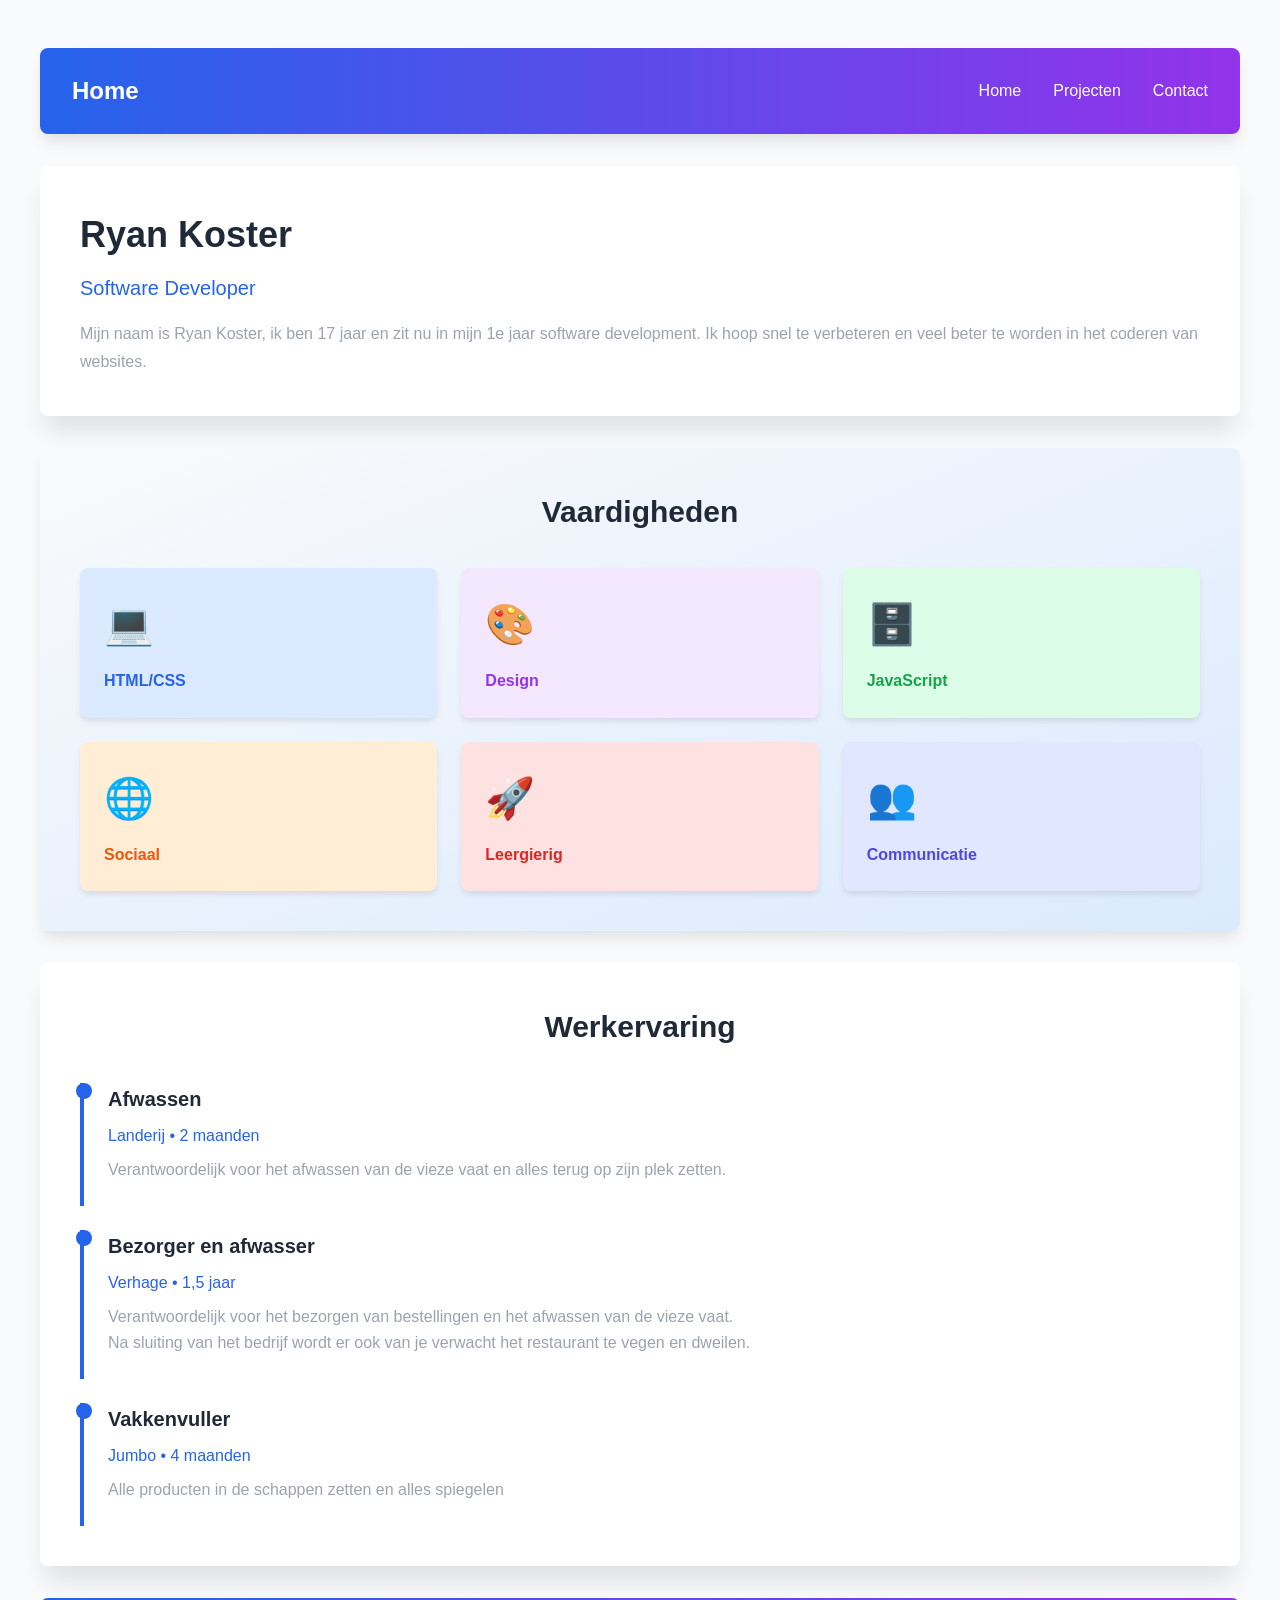
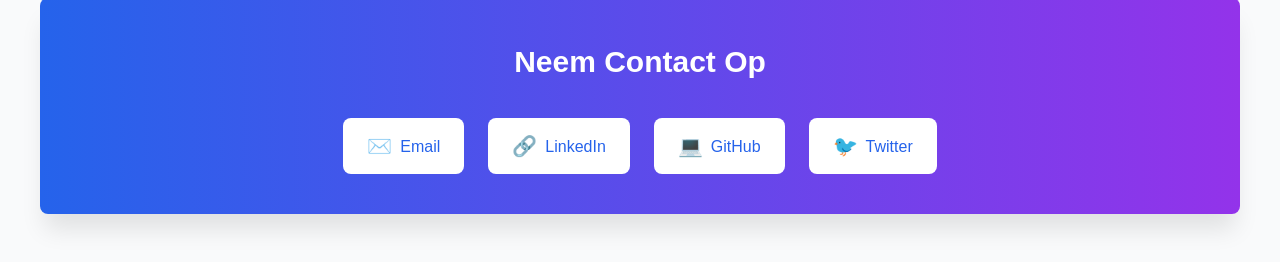
<file: Portfolio/index.html>
<!DOCTYPE html>
<html lang="nl">
<head>
    <meta charset="UTF-8">
    <meta name="viewport" content="width=device-width, initial-scale=1.0">
    <title>Home - Portfolio</title>
    <link rel="stylesheet" href="style.css">
</head>
<body>
    <!-- Header -->
    <header class="header">
        <nav class="nav">
            <h1 class="logo"> Home</h1>
            <ul class="nav-list">
                <li><a href=>Home</a></li>
                <li><a href="projecten.html">Projecten</a></li>
                <li><a href="contact.html">Contact</a></li>
            </ul>
        </nav>
    </header>

    <main class="container">
        <!-- Hero Sectie -->
        <section class="hero">
            <div class="hero-content">
                
                </div>
                <div class="hero-text">
                    <h2 class="hero-title">Ryan Koster</h2>
                    <p class="hero-subtitle">Software Developer</p>
                    <p class="hero-description">
                        Mijn naam is Ryan Koster, ik ben 17 jaar en zit nu in mijn 1e jaar software development. Ik hoop snel te verbeteren en veel beter te worden in het coderen van websites.
                    </p>
                </div>
            </div>
        </section>

        <!-- Vaardigheden Sectie -->
        <section class="skills">
            <h3 class="section-title">Vaardigheden</h3>
            <div class="skills-grid">
                <div class="skill-card skill-blue">
                    <div class="skill-icon">💻</div>
                    <h4>HTML/CSS</h4>
                </div>
                <div class="skill-card skill-purple">
                    <div class="skill-icon">🎨</div>
                    <h4>Design</h4>
                </div>
                <div class="skill-card skill-green">
                    <div class="skill-icon">🗄️</div>
                    <h4>JavaScript</h4>
                </div>
                <div class="skill-card skill-orange">
                    <div class="skill-icon">🌐</div>
                    <h4>Sociaal </h4>
                </div>
                <div class="skill-card skill-red">
                    <div class="skill-icon">🚀</div>
                    <h4>Leergierig</h4>
                </div>
                <div class="skill-card skill-indigo">
                    <div class="skill-icon">👥</div>
                    <h4>Communicatie</h4>
                </div>
            </div>
        </section>

        <!-- Werkervaring Sectie -->
        <section class="experience">
            <h3 class="section-title">Werkervaring</h3>
            <div class="timeline">
                <div class="timeline-item">
                    <div class="timeline-dot"></div>
                    <h4 class="job-title">Afwassen</h4>
                    <p class="job-company">Landerij • 2 maanden</p>
                    <p class="job-description">Verantwoordelijk voor het afwassen van de vieze vaat en alles terug op zijn plek zetten.</p>
                </div>
                <div class="timeline-item">
                    <div class="timeline-dot"></div>
                    <h4 class="job-title">Bezorger en afwasser</h4>
                    <p class="job-company">Verhage • 1,5 jaar</p>
                    <p class="job-description">Verantwoordelijk voor het bezorgen van bestellingen en het afwassen van de vieze vaat.<br> Na sluiting van het bedrijf wordt er ook van je verwacht het restaurant te vegen en dweilen.</p>
                </div>
                <div class="timeline-item">
                    <div class="timeline-dot"></div>
                    <h4 class="job-title">Vakkenvuller</h4>
                    <p class="job-company">Jumbo • 4 maanden</p>
                    <p class="job-description">Alle producten in de schappen zetten en alles spiegelen</p>
                </div>
            </div>
        </section>

        <!-- Contact Sectie -->
        <section class="contact">
            <h3 class="section-title-white">Neem Contact Op</h3>
            <div class="contact-buttons">
                <a href="mailto:" class="contact-btn">
                    <span>✉️</span> Email
                </a>
                <a href="#" class="contact-btn">
                    <span>🔗</span> LinkedIn
                </a>
                <a href="#" class="contact-btn">
                    <span>💻</span> GitHub
                </a>
                <a href="#" class="contact-btn">
                    <span>🐦</span> Twitter
                </a>
            </div>
        </section>
    </main>
</body>
</html>
</file>
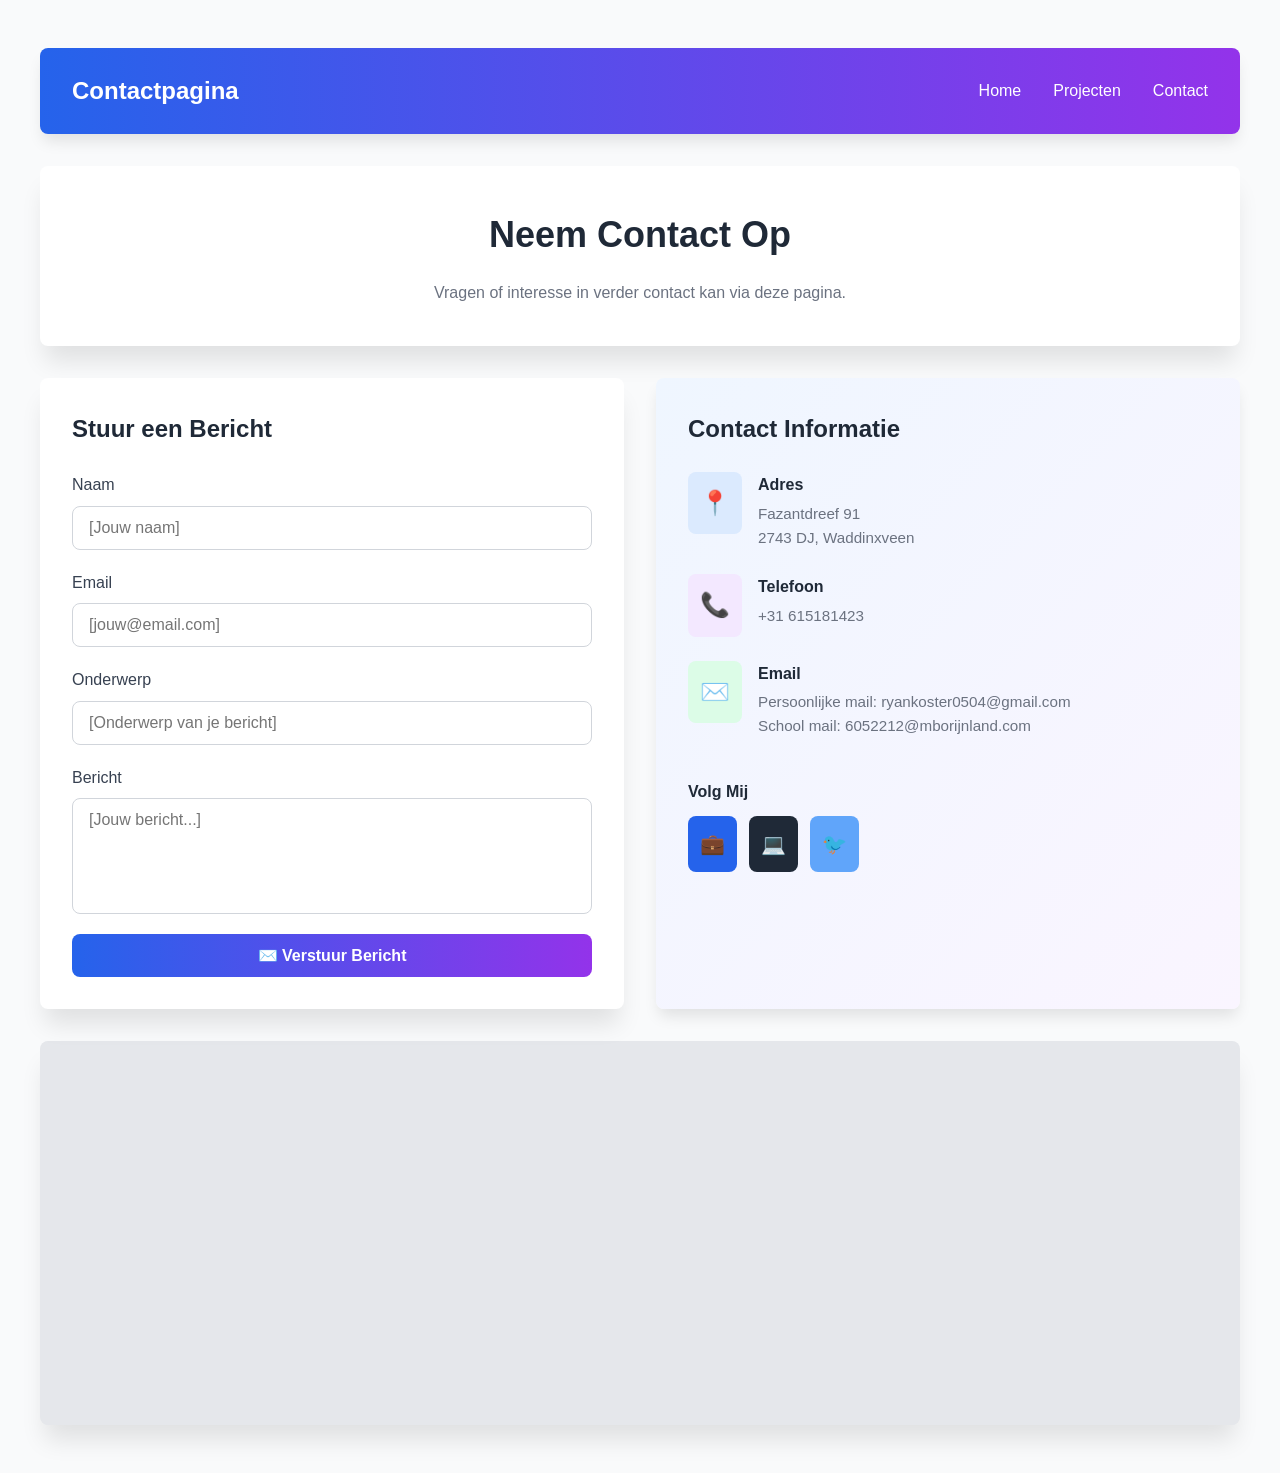
<file: Portfolio/contact.html>
<!DOCTYPE html>
<html lang="nl">
<head>
    <meta charset="UTF-8">
    <meta name="viewport" content="width=device-width, initial-scale=1.0">
    <title>Contact - Portfolio</title>
    <link rel="stylesheet" href="contact.css">
</head>
<body>
    <!-- Header -->
    <header class="header">
        <nav class="nav">
            <h1 class="logo">Contactpagina</h1>
            <ul class="nav-list">
                <li><a href="index.html">Home</a></li>
                <li><a href="projecten.html">Projecten</a></li>
                <li><a href="contact.html">Contact</a></li>
            </ul>
        </nav>
    </header>

    <main class="container">
        <!-- Hero Sectie -->
        <section class="page-header">
            <h2>Neem Contact Op</h2>
            <p>Vragen of interesse in verder contact kan via deze pagina.</p>
        </section>

        <!-- Contact Form & Info -->
        <div class="contact-grid">
            <!-- Contact Form -->
            <div class="contact-form-container">
                <h3 class="section-title">Stuur een Bericht</h3>
                <form class="contact-form">
                    <div class="form-group">
                        <label for="naam">Naam</label>
                        <input type="text" id="naam" name="naam" placeholder="[Jouw naam]">
                    </div>
                    <div class="form-group">
                        <label for="email">Email</label>
                        <input type="email" id="email" name="email" placeholder="[jouw@email.com]">
                    </div>
                    <div class="form-group">
                        <label for="onderwerp">Onderwerp</label>
                        <input type="text" id="onderwerp" name="onderwerp" placeholder="[Onderwerp van je bericht]">
                    </div>
                    <div class="form-group">
                        <label for="bericht">Bericht</label>
                        <textarea id="bericht" name="bericht" rows="5" placeholder="[Jouw bericht...]"></textarea>
                    </div>
                    <button type="submit" class="submit-btn">
                        ✉️ Verstuur Bericht
                    </button>
                </form>
            </div>

            <!-- Contact Info -->
            <div class="contact-info">
                <h3 class="section-title">Contact Informatie</h3>
                <div class="info-cards">
                    <div class="info-card">
                        <div class="info-icon info-icon-blue">📍</div>
                        <div>
                            <h4>Adres</h4>
                            <p>Fazantdreef 91<br>2743 DJ, Waddinxveen</p>
                        </div>
                    </div>
                    <div class="info-card">
                        <div class="info-icon info-icon-purple">📞</div>
                        <div>
                            <h4>Telefoon</h4>
                            <p>+31 615181423</p>
                        </div>
                    </div>
                    <div class="info-card">
                        <div class="info-icon info-icon-green">✉️</div>
                        <div>
                            <h4>Email</h4>
                            <p>Persoonlijke mail: ryankoster0504@gmail.com <br> School mail: 6052212@mborijnland.com</p>
                        </div>
                    </div>
                    <div class="social-section">
                        <h4>Volg Mij</h4>
                        <div class="social-buttons">
                            <a href="#" class="social-btn social-linkedin">💼</a>
                            <a href="#" class="social-btn social-github">💻</a>
                            <a href="#" class="social-btn social-twitter">🐦</a>
                        </div>
                    </div>
                </div>
            </div>
        </div>

        <!-- Map Section -->
        <div class="map-container">
            
 <iframe 
  src="https://www.google.com/maps/embed?pb=!1m18!1m12!1m3!1d2454.318477556452!2d4.641169276511758!3d52.0375122719387!2m3!1f0!2f0!3f0!3m2!1i1024!2i768!4f13.1!3m3!1m2!1s0x47c5d1a260a3b3c5%3A0x607eb30c2dc3da0f!2sFazantdreef%2091%2C%202743%20DJ%20Waddinxveen!5e0!3m2!1snl!2snl!4v1772534306494!5m2!1snl!2snl"
  width="100%"
  height="385"
  style="border:0;"
  allowfullscreen=""
  loading="lazy">
</iframe>
        </div>
    </main>
</body>
</html>
</file>
<file: Portfolio/style.css>
/* Reset en basis styling */
* {
    margin: 0;
    padding: 0;
    box-sizing: border-box;
}

body {
    font-family: -apple-system, BlinkMacSystemFont, 'Segoe UI', Roboto, 'Helvetica Neue', Arial, sans-serif;
    background-color: #f9fafb;
    color: #1f2937;
    line-height: 1.6;
    padding: 3rem 1rem;
}

.container {
    max-width: 1200px;
    margin: 0 auto;
}

/* Header Styling */
.header {
    background: linear-gradient(to right, #2563eb, #9333ea);
    color: white;
    padding: 1.5rem 2rem;
    border-radius: 0.5rem;
    margin: 0 auto 2rem;
    max-width: 1200px;
    box-shadow: 0 10px 15px -3px rgba(0, 0, 0, 0.1);
}

.nav {
    display: flex;
    justify-content: space-between;
    align-items: center;
}

.logo {
    font-size: 1.5rem;
    font-weight: bold;
    margin: 0;
}

.nav-list {
    display: flex;
    gap: 2rem;
    list-style: none;
}

.nav-list a {
    color: white;
    text-decoration: none;
    transition: opacity 0.3s;
}

.nav-list a:hover {
    text-decoration: underline;
    opacity: 0.9;
}

/* Hero Sectie */
.hero {
    background: white;
    border-radius: 0.5rem;
    box-shadow: 0 20px 25px -5px rgba(0, 0, 0, 0.1);
    padding: 2.5rem;
    margin-bottom: 2rem;
}

.hero-content {
    display: flex;
    gap: 2.5rem;
    align-items: center;
}

.profile-image {
    width: 12rem;
    height: 12rem;
    border-radius: 50%;
    background-color: #e5e7eb;
    border: 4px solid #bfdbfe;
    display: flex;
    align-items: center;
    justify-content: center;
    flex-shrink: 0;
    color: #9ca3af;
    font-size: 1rem;
}

.hero-text {
    flex: 1;
}

.hero-title {
    font-size: 2.25rem;
    font-weight: bold;
    color: #1f2937;
    margin-bottom: 0.5rem;
}

.hero-subtitle {
    font-size: 1.25rem;
    color: #2563eb;
    margin-bottom: 1rem;
}

.hero-description {
    color: #9ca3af;
    line-height: 1.75;
}

/* Vaardigheden Sectie */
.skills {
    background: linear-gradient(to bottom right, #f9fafb, #dbeafe);
    border-radius: 0.5rem;
    box-shadow: 0 10px 15px -3px rgba(0, 0, 0, 0.1);
    padding: 2.5rem;
    margin-bottom: 2rem;
}

.section-title {
    font-size: 1.875rem;
    font-weight: bold;
    color: #1f2937;
    margin-bottom: 2rem;
    text-align: center;
}

.skills-grid {
    display: grid;
    grid-template-columns: repeat(3, 1fr);
    gap: 1.5rem;
}

.skill-card {
    border-radius: 0.5rem;
    padding: 1.5rem;
    box-shadow: 0 4px 6px -1px rgba(0, 0, 0, 0.1);
    transition: box-shadow 0.3s;
}

.skill-card:hover {
    box-shadow: 0 20px 25px -5px rgba(0, 0, 0, 0.1);
}

.skill-icon {
    font-size: 2.5rem;
    margin-bottom: 0.75rem;
}

.skill-card h4 {
    font-weight: 600;
    font-size: 1rem;
    margin: 0;
}

/* Skill Card Kleuren */
.skill-blue {
    background-color: #dbeafe;
}

.skill-blue h4 {
    color: #2563eb;
}

.skill-purple {
    background-color: #f3e8ff;
}

.skill-purple h4 {
    color: #9333ea;
}

.skill-green {
    background-color: #dcfce7;
}

.skill-green h4 {
    color: #16a34a;
}

.skill-orange {
    background-color: #ffedd5;
}

.skill-orange h4 {
    color: #ea580c;
}

.skill-red {
    background-color: #fee2e2;
}

.skill-red h4 {
    color: #dc2626;
}

.skill-indigo {
    background-color: #e0e7ff;
}

.skill-indigo h4 {
    color: #4f46e5;
}

/* Werkervaring Sectie */
.experience {
    background: white;
    border-radius: 0.5rem;
    box-shadow: 0 20px 25px -5px rgba(0, 0, 0, 0.1);
    padding: 2.5rem;
    margin-bottom: 2rem;
}

.timeline {
    display: flex;
    flex-direction: column;
    gap: 1.5rem;
}

.timeline-item {
    border-left: 4px solid #2563eb;
    padding-left: 1.5rem;
    padding-bottom: 1.5rem;
    position: relative;
}

.timeline-dot {
    position: absolute;
    left: -0.5rem;
    top: 0;
    width: 1rem;
    height: 1rem;
    background-color: #2563eb;
    border-radius: 50%;
}

.job-title {
    font-size: 1.25rem;
    font-weight: bold;
    color: #1f2937;
    margin-bottom: 0.5rem;
}

.job-company {
    color: #2563eb;
    font-weight: 500;
    margin-bottom: 0.5rem;
}

.job-description {
    color: #9ca3af;
}

/* Contact Sectie */
.contact {
    background: linear-gradient(to right, #2563eb, #9333ea);
    border-radius: 0.5rem;
    box-shadow: 0 20px 25px -5px rgba(0, 0, 0, 0.1);
    padding: 2.5rem;
    color: white;
}

.section-title-white {
    font-size: 1.875rem;
    font-weight: bold;
    margin-bottom: 2rem;
    text-align: center;
}

.contact-buttons {
    display: flex;
    gap: 1.5rem;
    justify-content: center;
    flex-wrap: wrap;
}

.contact-btn {
    background: white;
    color: #2563eb;
    padding: 0.75rem 1.5rem;
    border-radius: 0.5rem;
    text-decoration: none;
    font-weight: 500;
    display: flex;
    align-items: center;
    gap: 0.5rem;
    transition: box-shadow 0.3s;
}

.contact-btn:hover {
    box-shadow: 0 10px 15px -3px rgba(0, 0, 0, 0.3);
}

.contact-btn span {
    font-size: 1.25rem;
}

/* Responsive Design */
@media (max-width: 768px) {
    .nav {
        flex-direction: column;
        gap: 1rem;
    }
    
    .nav-list {
        gap: 1rem;
    }
    
    .hero-content {
        flex-direction: column;
        text-align: center;
    }
    
    .skills-grid {
        grid-template-columns: repeat(2, 1fr);
    }
    
    .hero-title {
        font-size: 1.875rem;
    }
}

@media (max-width: 480px) {
    .skills-grid {
        grid-template-columns: 1fr;
    }
    
    .contact-buttons {
        flex-direction: column;
    }
}
</file>
<file: Portfolio/contact.css>
* {
    margin: 0;
    padding: 0;
    box-sizing: border-box;
}

body {
    font-family: -apple-system, BlinkMacSystemFont, 'Segoe UI', Roboto, 'Helvetica Neue', Arial, sans-serif;
    background-color: #f9fafb;
    color: #1f2937;
    line-height: 1.6;
    padding: 3rem 1rem;
}

.container {
    max-width: 1200px;
    margin: 0 auto;
}

/* Header Styling */
.header {
    background: linear-gradient(to right, #2563eb, #9333ea);
    color: white;
    padding: 1.5rem 2rem;
    border-radius: 0.5rem;
    margin: 0 auto 2rem;
    max-width: 1200px;
    box-shadow: 0 10px 15px -3px rgba(0, 0, 0, 0.1);
}

.nav {
    display: flex;
    justify-content: space-between;
    align-items: center;
}

.logo {
    font-size: 1.5rem;
    font-weight: bold;
    margin: 0;
}

.nav-list {
    display: flex;
    gap: 2rem;
    list-style: none;
}

.nav-list a {
    color: white;
    text-decoration: none;
    transition: opacity 0.3s;
}

.nav-list a:hover {
    text-decoration: underline;
    opacity: 0.9;
}

/* Page Header */
.page-header {
    background: white;
    border-radius: 0.5rem;
    box-shadow: 0 20px 25px -5px rgba(0, 0, 0, 0.1);
    padding: 2.5rem;
    margin-bottom: 2rem;
    text-align: center;
}

.page-header h2 {
    font-size: 2.25rem;
    font-weight: bold;
    color: #1f2937;
    margin-bottom: 1rem;
}

.page-header p {
    color: #6b7280;
    max-width: 800px;
    margin: 0 auto;
}

/* Contact Grid */
.contact-grid {
    display: grid;
    grid-template-columns: 1fr 1fr;
    gap: 2rem;
    margin-bottom: 2rem;
}

/* Contact Form */
.contact-form-container {
    background: white;
    border-radius: 0.5rem;
    box-shadow: 0 20px 25px -5px rgba(0, 0, 0, 0.1);
    padding: 2rem;
}

.section-title {
    font-size: 1.5rem;
    font-weight: bold;
    color: #1f2937;
    margin-bottom: 1.5rem;
}

.contact-form {
    display: flex;
    flex-direction: column;
    gap: 1.25rem;
}

.form-group {
    display: flex;
    flex-direction: column;
}

.form-group label {
    display: block;
    color: #374151;
    font-weight: 500;
    margin-bottom: 0.5rem;
}

.form-group input,
.form-group textarea {
    width: 100%;
    padding: 0.75rem 1rem;
    border: 1px solid #d1d5db;
    border-radius: 0.5rem;
    font-size: 1rem;
    font-family: inherit;
    transition: border-color 0.3s, box-shadow 0.3s;
}

.form-group input:focus,
.form-group textarea:focus {
    outline: none;
    border-color: #2563eb;
    box-shadow: 0 0 0 3px rgba(37, 99, 235, 0.1);
}

.form-group textarea {
    resize: none;
}

.submit-btn {
    background: linear-gradient(to right, #2563eb, #9333ea);
    color: white;
    padding: 0.75rem 1.5rem;
    border: none;
    border-radius: 0.5rem;
    font-size: 1rem;
    font-weight: 600;
    cursor: pointer;
    transition: box-shadow 0.3s;
    display: flex;
    align-items: center;
    justify-content: center;
    gap: 0.5rem;
}

.submit-btn:hover {
    box-shadow: 0 10px 15px -3px rgba(0, 0, 0, 0.3);
}

/* Contact Info */
.contact-info {
    background: linear-gradient(to bottom right, #eff6ff, #faf5ff);
    border-radius: 0.5rem;
    box-shadow: 0 10px 15px -3px rgba(0, 0, 0, 0.1);
    padding: 2rem;
}

.info-cards {
    display: flex;
    flex-direction: column;
    gap: 1.5rem;
}

.info-card {
    display: flex;
    align-items: flex-start;
    gap: 1rem;
}

.info-icon {
    padding: 0.75rem;
    border-radius: 0.5rem;
    font-size: 1.5rem;
    display: flex;
    align-items: center;
    justify-content: center;
}

.info-icon-blue {
    background-color: #dbeafe;
}

.info-icon-purple {
    background-color: #f3e8ff;
}

.info-icon-green {
    background-color: #dcfce7;
}

.info-card h4 {
    font-weight: 600;
    color: #1f2937;
    margin-bottom: 0.25rem;
}

.info-card p {
    color: #6b7280;
    font-size: 0.95rem;
}

/* Social Section */
.social-section {
    margin-top: 1rem;
}

.social-section h4 {
    font-weight: 600;
    color: #1f2937;
    margin-bottom: 0.75rem;
}

.social-buttons {
    display: flex;
    gap: 0.75rem;
}

.social-btn {
    padding: 0.75rem;
    border-radius: 0.5rem;
    text-decoration: none;
    font-size: 1.25rem;
    color: white;
    transition: transform 0.3s;
    display: flex;
    align-items: center;
    justify-content: center;
    min-width: 3rem;
}

.social-btn:hover {
    transform: translateY(-2px);
}

.social-linkedin {
    background-color: #2563eb;
}

.social-github {
    background-color: #1f2937;
}

.social-twitter {
    background-color: #60a5fa;
}

/* Map Container */
.map-container {
    background: #e5e7eb;
    border-radius: 0.5rem;
    box-shadow: 0 20px 25px -5px rgba(0, 0, 0, 0.1);
    height: 24rem;
    display: flex;
    align-items: center;
    justify-content: center;
    width: 100%;
}

.map-placeholder {
    text-align: center;
}

.map-icon {
    font-size: 4rem;
    display: block;
    margin-bottom: 1rem;
    color: #9ca3af;
}

.map-placeholder p {
    color: #6b7280;
    font-size: 1.125rem;
}

/* Responsive Design */
@media (max-width: 768px) {
    .nav {
        flex-direction: column;
        gap: 1rem;
    }
    
    .nav-list {
        gap: 1rem;
    }
    
    .contact-grid {
        grid-template-columns: 1fr;
    }
    
    .page-header h2 {
        font-size: 1.875rem;
    }
}
</file>
